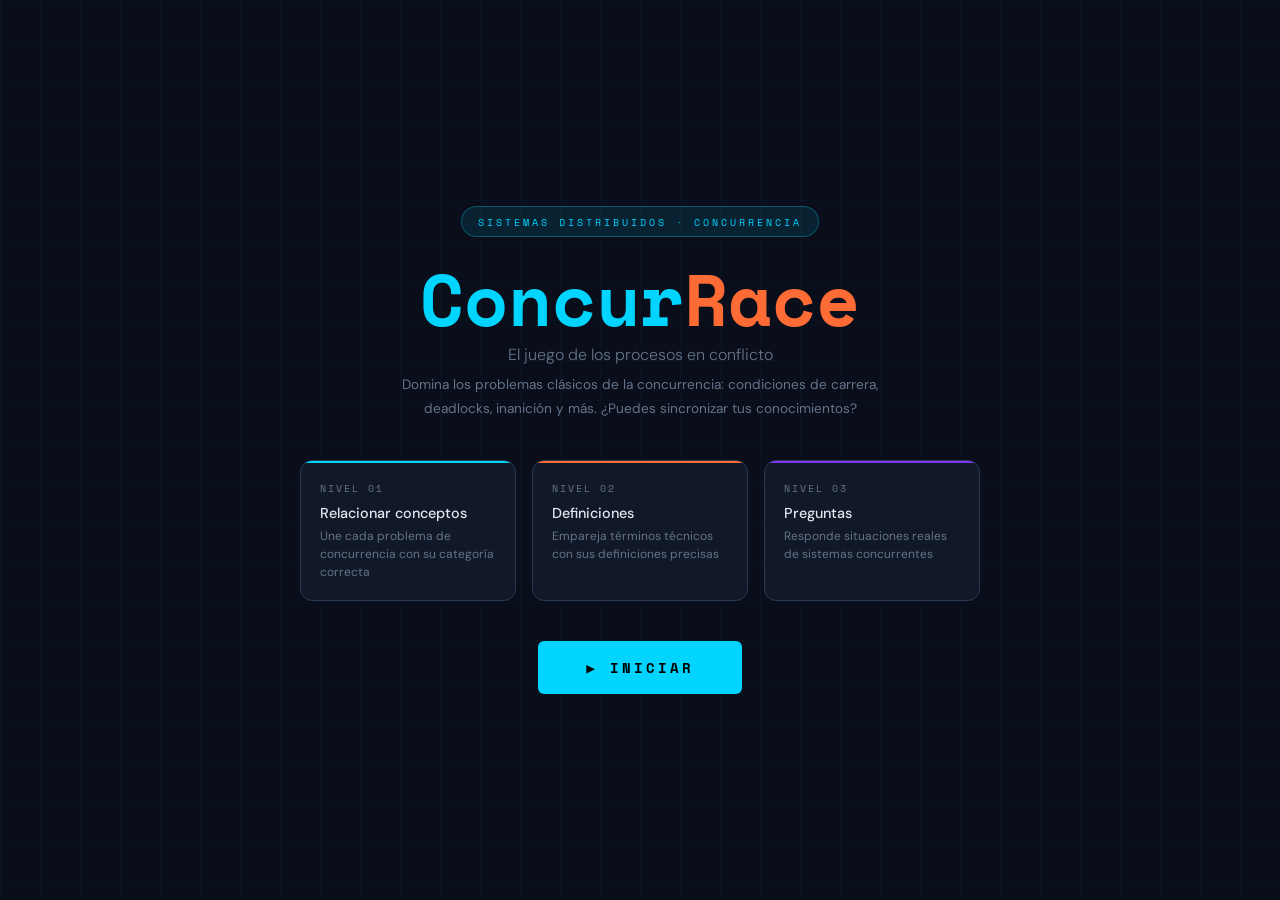
<file: index.html>
<!DOCTYPE html>
<html lang="es">
<head>
  <meta charset="UTF-8">
  <meta name="viewport" content="width=device-width, initial-scale=1.0">
  <title>ConcurRace – Sistemas Distribuidos</title>

  <link rel="stylesheet" href="css/styles.css">
  <link rel="stylesheet" href="css/start.css">
  <link rel="stylesheet" href="css/level1.css">
  <link rel="stylesheet" href="css/level2.css">
  <link rel="stylesheet" href="css/level3.css">
  <link rel="stylesheet" href="css/end.css">
</head>
<body>

  <header id="game-header" class="game-header" style="display:none;">
    <div class="logo">Concur<span>Race</span></div>
    <div id="level-badge" class="level-indicator pulse">NIVEL 01</div>
    <div class="score-bar">
      <div class="score-item">Puntos: <strong id="hdr-score">0</strong></div>
      <div class="score-item">Correctas: <strong id="hdr-correct">0</strong></div>
    </div>
  </header>

  <!-- Pantalla de inicio -->
  <div id="screen-start" class="screen active">
    <div class="hero">
      <div class="hero-badge">Sistemas Distribuidos · Concurrencia</div>
      <h1><span class="highlight">Concur</span><span class="highlight2">Race</span></h1>
      <p class="hero-sub">El juego de los procesos en conflicto</p>
      <p class="hero-desc">
        Domina los problemas clásicos de la concurrencia: condiciones de carrera,<br>
        deadlocks, inanición y más. ¿Puedes sincronizar tus conocimientos?
      </p>
      <div class="levels-preview">
        <div class="level-card">
          <div class="level-num">NIVEL 01</div>
          <h3>Relacionar conceptos</h3>
          <p>Une cada problema de concurrencia con su categoría correcta</p>
        </div>
        <div class="level-card">
          <div class="level-num">NIVEL 02</div>
          <h3>Definiciones</h3>
          <p>Empareja términos técnicos con sus definiciones precisas</p>
        </div>
        <div class="level-card">
          <div class="level-num">NIVEL 03</div>
          <h3>Preguntas</h3>
          <p>Responde situaciones reales de sistemas concurrentes</p>
        </div>
      </div>
      <button class="btn-play" onclick="startGame()">▶ INICIAR</button>
    </div>
  </div>

  <!-- Nivel 1 -->
  <div id="screen-lvl1" class="screen">
    <div class="content">
      <div class="progress-wrap"><div class="progress-fill" id="prog1" style="width:0%"></div></div>
      <div class="section-title">Nivel 01 / 03</div>
      <h2 class="section-heading">Relacionar conceptos</h2>
      <p class="section-desc">
        Selecciona un concepto de la izquierda y luego su categoría correspondiente
        en la derecha. Empareja los 6 pares correctamente.
      </p>
      <div class="match-area">
        <div>
          <div class="match-col-title">Concepto</div>
          <div id="concepts-list"></div>
        </div>
        <div>
          <div class="match-col-title">Categoría / Problema</div>
          <div id="categories-list"></div>
        </div>
      </div>
      <div id="feedback1" class="feedback-msg"></div>
      <div class="btn-row">
        <span id="lvl1-score-info" class="score-info"></span>
        <button id="btn-next1" class="btn btn-next" onclick="goLevel2()" style="display:none;">Siguiente nivel →</button>
      </div>
    </div>
  </div>

  <!-- Nivel 2 -->
  <div id="screen-lvl2" class="screen">
    <div class="content">
      <div class="progress-wrap"><div class="progress-fill" id="prog2" style="width:33%"></div></div>
      <div class="section-title">Nivel 02 / 03</div>
      <h2 class="section-heading">Unir palabras con su significado</h2>
      <p class="section-desc">
        Selecciona un término del banco de palabras y luego haz clic en su
        definición correspondiente para emparejarlos.
      </p>
      <div class="drag-wrap">
        <div class="word-bank">
          <h4>Banco de términos</h4>
          <div id="word-chips"></div>
        </div>
        <div>
          <div class="def-col-title">Definiciones</div>
          <div class="def-list" id="def-list"></div>
        </div>
      </div>
      <div id="feedback2" class="feedback-msg"></div>
      <div class="btn-row">
        <span id="lvl2-score-info" class="score-info"></span>
        <button id="btn-next2" class="btn btn-next" onclick="goLevel3()" style="display:none;">Siguiente nivel →</button>
      </div>
    </div>
  </div>

  <!-- Nivel 3 -->
  <div id="screen-lvl3" class="screen">
    <div class="content">
      <div class="progress-wrap"><div class="progress-fill" id="prog3" style="width:66%"></div></div>
      <div class="section-title">Nivel 03 / 03</div>
      <h2 class="section-heading">Preguntas de concurrencia</h2>
      <p class="section-desc">
        Lee cada situación y selecciona la respuesta correcta.
        Tienes una sola oportunidad por pregunta.
      </p>
      <div id="questions-container"></div>
      <div class="btn-row" id="lvl3-btn-row" style="display:none;">
        <span id="lvl3-score-info" class="score-info"></span>
        <button class="btn btn-next" onclick="goEnd()">Ver resultados →</button>
      </div>
    </div>
  </div>

  <!-- Pantalla de resultados -->
  <div id="screen-end" class="screen">
    <div class="result-card">
      <div class="result-icon" id="end-icon">🏆</div>
      <div class="result-title" id="end-title">¡Misión completada!</div>
      <div class="result-sub">Resultados de tu partida</div>
      <div class="score-grid">
        <div class="score-box"><div class="sb-num" id="res-lvl1">0</div><div class="sb-label">Puntos<br>Nivel 1</div></div>
        <div class="score-box"><div class="sb-num" id="res-lvl2">0</div><div class="sb-label">Puntos<br>Nivel 2</div></div>
        <div class="score-box"><div class="sb-num" id="res-lvl3">0</div><div class="sb-label">Puntos<br>Nivel 3</div></div>
      </div>
      <div class="total-score">
        <div class="ts-label">Puntaje total</div>
        <div><span class="ts-num" id="end-total">0</span><span class="ts-denom">/ 100</span></div>
      </div>
      <div class="rating-text" id="end-rating"></div>
      <button class="btn btn-restart" onclick="restartGame()">↺ JUGAR DE NUEVO</button>
    </div>
  </div>

  <script src="js/data.js"></script>  
  <script src="js/state.js"></script> 
  <script src="js/level1.js"></script> 
  <script src="js/level2.js"></script>  
  <script src="js/level3.js"></script>  
  <script src="js/end.js"></script>     
  <script src="js/main.js"></script>   

</body>
</html>
</file>
<file: css/styles.css>
@import url('https://fonts.googleapis.com/css2?family=Space+Mono:wght@400;700&family=DM+Sans:wght@300;400;500;600&display=swap');

:root {
  --bg:       #0a0e1a;
  --surface:  #111827;
  --surface2: #1a2235;
  --border:   #2a3a55;
  --accent:   #00d4ff;
  --accent2:  #ff6b35;
  --accent3:  #7c3aed;
  --green:    #10b981;
  --red:      #ef4444;
  --yellow:   #f59e0b;
  --text:     #e2e8f0;
  --muted:    #64748b;
  --font-mono: 'Space Mono', monospace;
  --font-body: 'DM Sans', sans-serif;
}

* { margin: 0; padding: 0; box-sizing: border-box; }

body {
  background: var(--bg);
  color: var(--text);
  font-family: var(--font-body);
  min-height: 100vh;
  overflow-x: hidden;
}

body::before {
  content: '';
  position: fixed;
  inset: 0;
  background-image:
    linear-gradient(rgba(0,212,255,0.03) 1px, transparent 1px),
    linear-gradient(90deg, rgba(0,212,255,0.03) 1px, transparent 1px);
  background-size: 40px 40px;
  pointer-events: none;
  z-index: 0;
}

.screen {
  display: none;
  position: relative;
  z-index: 1;
  min-height: 100vh;
  animation: fadeIn 0.4s ease;
}
.screen.active { display: flex; flex-direction: column; }

@keyframes fadeIn {
  from { opacity: 0; transform: translateY(12px); }
  to   { opacity: 1; transform: translateY(0); }
}

.game-header {
  display: flex;
  align-items: center;
  justify-content: space-between;
  padding: 1rem 2rem;
  border-bottom: 1px solid var(--border);
  background: rgba(10,14,26,0.8);
  backdrop-filter: blur(8px);
  position: sticky;
  top: 0;
  z-index: 10;
}
.logo { font-family: var(--font-mono); font-size: 1rem; color: var(--accent); letter-spacing: 2px; }
.logo span { color: var(--accent2); }
.score-bar { display: flex; gap: 1.5rem; font-family: var(--font-mono); font-size: 0.75rem; }
.score-item { color: var(--muted); }
.score-item strong { color: var(--accent); font-size: 0.9rem; }
.level-indicator {
  background: var(--surface2);
  border: 1px solid var(--border);
  border-radius: 20px;
  padding: 0.3rem 0.9rem;
  font-family: var(--font-mono);
  font-size: 0.7rem;
  color: var(--accent3);
  letter-spacing: 1px;
}

.content {
  flex: 1;
  padding: 2rem;
  max-width: 900px;
  margin: 0 auto;
  width: 100%;
}

.section-title {
  font-family: var(--font-mono);
  font-size: 0.7rem;
  letter-spacing: 3px;
  color: var(--muted);
  text-transform: uppercase;
  margin-bottom: 0.5rem;
}
.section-heading { font-size: 1.4rem; font-weight: 500; margin-bottom: 0.3rem; }
.section-desc { color: var(--muted); font-size: 0.85rem; margin-bottom: 2rem; line-height: 1.6; }

.progress-wrap {
  background: var(--surface);
  border-radius: 4px;
  height: 4px;
  margin-bottom: 2rem;
  overflow: hidden;
}
.progress-fill {
  height: 100%;
  background: linear-gradient(90deg, var(--accent), var(--accent3));
  border-radius: 4px;
  transition: width 0.4s ease;
}

.feedback-msg {
  text-align: center;
  padding: 0.75rem 1.5rem;
  border-radius: 8px;
  font-size: 0.85rem;
  margin: 1rem 0;
  display: none;
}
.feedback-msg.show { display: block; }
.feedback-msg.ok  { background: rgba(16,185,129,0.15); border: 1px solid var(--green); color: var(--green); }
.feedback-msg.err { background: rgba(239,68,68,0.10);  border: 1px solid var(--red);   color: var(--red);   }

.btn {
  background: transparent;
  border: 1px solid var(--border);
  color: var(--text);
  padding: 0.7rem 1.5rem;
  border-radius: 6px;
  cursor: pointer;
  font-family: var(--font-mono);
  font-size: 0.75rem;
  letter-spacing: 1px;
  transition: all 0.2s;
  text-transform: uppercase;
}
.btn:hover { border-color: var(--muted); background: var(--surface); }

.btn-primary { background: var(--accent3); border-color: var(--accent3); color: #fff; }
.btn-primary:hover { background: #6d28d9; border-color: #6d28d9; box-shadow: 0 4px 20px rgba(124,58,237,0.4); }

.btn-next { background: var(--accent); border-color: var(--accent); color: #000; font-weight: 700; }
.btn-next:hover { box-shadow: 0 4px 20px rgba(0,212,255,0.4); }

.btn-row {
  display: flex;
  gap: 0.75rem;
  justify-content: flex-end;
  margin-top: 1.5rem;
}
.btn-row .score-info {
  flex: 1;
  font-size: 0.8rem;
  color: var(--muted);
  align-self: center;
}

.pulse { animation: pulse 2s infinite; }
@keyframes pulse {
  0%,100% { opacity: 1; }
  50%      { opacity: 0.6; }
}
@keyframes shake {
  0%,100% { transform: translateX(0); }
  25%     { transform: translateX(-6px); }
  75%     { transform: translateX(6px); }
}

/* ── Responsive ── */
@media (max-width: 600px) {
  .content { padding: 1rem; }
  .game-header { padding: 0.75rem 1rem; }
}
</file>
<file: css/start.css>
#screen-start {
  align-items: center;
  justify-content: center;
  padding: 3rem 1rem;
}

.hero { text-align: center; max-width: 680px; }

.hero-badge {
  display: inline-block;
  background: rgba(0,212,255,0.1);
  border: 1px solid rgba(0,212,255,0.3);
  color: var(--accent);
  font-family: var(--font-mono);
  font-size: 0.65rem;
  letter-spacing: 3px;
  padding: 0.4rem 1rem;
  border-radius: 20px;
  margin-bottom: 1.5rem;
  text-transform: uppercase;
}

.hero h1 {
  font-family: var(--font-mono);
  font-size: clamp(2.5rem, 6vw, 4.5rem);
  line-height: 1.05;
  margin-bottom: 0.5rem;
  color: #fff;
}
.hero h1 .highlight  { color: var(--accent); }
.hero h1 .highlight2 { color: var(--accent2); }

.hero-sub  { font-size: 1rem; color: var(--muted); margin-bottom: 0.5rem; font-weight: 300; }
.hero-desc { color: var(--muted); font-size: 0.85rem; margin-bottom: 2.5rem; line-height: 1.7; }

.levels-preview {
  display: grid;
  grid-template-columns: repeat(3, 1fr);
  gap: 1rem;
  margin-bottom: 2.5rem;
  text-align: left;
}

.level-card {
  background: var(--surface);
  border: 1px solid var(--border);
  border-radius: 12px;
  padding: 1.2rem;
  position: relative;
  overflow: hidden;
}
.level-card::before {
  content: '';
  position: absolute;
  top: 0; left: 0; right: 0;
  height: 2px;
}
.level-card:nth-child(1)::before { background: var(--accent); }
.level-card:nth-child(2)::before { background: var(--accent2); }
.level-card:nth-child(3)::before { background: var(--accent3); }

.level-num { font-family: var(--font-mono); font-size: 0.65rem; letter-spacing: 2px; color: var(--muted); margin-bottom: 0.5rem; }
.level-card h3 { font-size: 0.9rem; font-weight: 500; margin-bottom: 0.3rem; }
.level-card p  { font-size: 0.75rem; color: var(--muted); line-height: 1.5; }

.btn-play {
  background: var(--accent);
  color: #000;
  border: none;
  padding: 1rem 3rem;
  font-family: var(--font-mono);
  font-size: 0.9rem;
  font-weight: 700;
  letter-spacing: 3px;
  border-radius: 6px;
  cursor: pointer;
  text-transform: uppercase;
  transition: all 0.2s;
  position: relative;
  overflow: hidden;
}
.btn-play::after {
  content: '';
  position: absolute;
  inset: 0;
  background: rgba(255,255,255,0.15);
  opacity: 0;
  transition: opacity 0.2s;
}
.btn-play:hover { transform: translateY(-2px); box-shadow: 0 8px 30px rgba(0,212,255,0.35); }
.btn-play:hover::after { opacity: 1; }
.btn-play:active { transform: translateY(0); }

@media (max-width: 600px) {
  .levels-preview { grid-template-columns: 1fr; }
  .hero h1 { font-size: 2rem; }
}
</file>
<file: css/level1.css>
.match-area {
  display: grid;
  grid-template-columns: 1fr 1fr;
  gap: 1rem 2rem;
  align-items: start;
}

.match-col-title {
  font-family: var(--font-mono);
  font-size: 0.65rem;
  letter-spacing: 2px;
  color: var(--muted);
  margin-bottom: 0.75rem;
  text-align: center;
  text-transform: uppercase;
}

.match-item {
  background: var(--surface);
  border: 1px solid var(--border);
  border-radius: 10px;
  padding: 0.85rem 1.1rem;
  margin-bottom: 0.6rem;
  cursor: pointer;
  transition: all 0.2s;
  font-size: 0.85rem;
  line-height: 1.4;
  user-select: none;
}
.match-item:hover    { border-color: var(--accent); background: var(--surface2); }
.match-item.selected { border-color: var(--accent); background: rgba(0,212,255,0.08); box-shadow: 0 0 0 2px rgba(0,212,255,0.2); }
.match-item.correct  { border-color: var(--green);  background: rgba(16,185,129,0.1); cursor: default; }
.match-item.wrong    { border-color: var(--red);    background: rgba(239,68,68,0.1);  animation: shake 0.4s; }
.match-item.disabled { opacity: 0.4; pointer-events: none; }

.match-item .item-label {
  font-family: var(--font-mono);
  font-size: 0.6rem;
  color: var(--accent2);
  letter-spacing: 1px;
  margin-bottom: 0.2rem;
}

@media (max-width: 600px) {
  .match-area { grid-template-columns: 1fr; }
}
</file>
<file: css/level2.css>
.drag-wrap {
  display: grid;
  grid-template-columns: 1fr 1fr;
  gap: 1.5rem;
}

.word-bank {
  background: var(--surface);
  border: 1px solid var(--border);
  border-radius: 12px;
  padding: 1rem;
}
.word-bank h4 {
  font-family: var(--font-mono);
  font-size: 0.65rem;
  letter-spacing: 2px;
  color: var(--muted);
  margin-bottom: 0.75rem;
  text-transform: uppercase;
}

/* ── Word chips ── */
.word-chip {
  display: inline-block;
  background: var(--surface2);
  border: 1px solid var(--border);
  border-radius: 6px;
  padding: 0.45rem 0.9rem;
  margin: 0.25rem;
  cursor: pointer;
  font-size: 0.8rem;
  font-family: var(--font-mono);
  transition: all 0.2s;
  user-select: none;
  color: var(--accent);
}
.word-chip:hover    { border-color: var(--accent); background: rgba(0,212,255,0.08); }
.word-chip.selected { background: rgba(0,212,255,0.15); border-color: var(--accent); }
.word-chip.used     { opacity: 0.3; pointer-events: none; }

.def-col-title {
  font-family: var(--font-mono);
  font-size: 0.65rem;
  letter-spacing: 2px;
  color: var(--muted);
  margin-bottom: 0.75rem;
  text-transform: uppercase;
}

.def-list { display: flex; flex-direction: column; gap: 0.6rem; }

.def-item {
  background: var(--surface);
  border: 1px solid var(--border);
  border-radius: 10px;
  padding: 0.85rem 1rem;
  display: flex;
  align-items: center;
  gap: 0.75rem;
  cursor: pointer;
  transition: all 0.2s;
  font-size: 0.82rem;
  line-height: 1.5;
}
.def-item:hover           { border-color: var(--accent2); }
.def-item.selected-target { border-color: var(--accent2); background: rgba(255,107,53,0.06); }
.def-item.correct         { border-color: var(--green);   background: rgba(16,185,129,0.1);  cursor: default; }
.def-item.wrong-target    { border-color: var(--red);     background: rgba(239,68,68,0.08);  animation: shake 0.4s; }

.def-answer {
  min-width: 90px;
  background: var(--surface2);
  border: 1px dashed var(--border);
  border-radius: 6px;
  padding: 0.35rem 0.6rem;
  font-family: var(--font-mono);
  font-size: 0.7rem;
  color: var(--muted);
  text-align: center;
  flex-shrink: 0;
}
.def-answer.filled      { border-style: solid; border-color: var(--accent); color: var(--accent); background: rgba(0,212,255,0.08); }
.def-answer.correct-ans { border-color: var(--green); color: var(--green); background: rgba(16,185,129,0.1); }

@media (max-width: 600px) {
  .drag-wrap { grid-template-columns: 1fr; }
}
</file>
<file: css/level3.css>
.question-card {
  background: var(--surface);
  border: 1px solid var(--border);
  border-radius: 14px;
  padding: 2rem;
  margin-bottom: 1.5rem;
}

.q-number {
  font-family: var(--font-mono);
  font-size: 0.65rem;
  color: var(--muted);
  letter-spacing: 2px;
  margin-bottom: 0.75rem;
  text-transform: uppercase;
}

.q-text {
  font-size: 1rem;
  font-weight: 500;
  line-height: 1.6;
  margin-bottom: 1.5rem;
}

.options-grid {
  display: grid;
  grid-template-columns: 1fr 1fr;
  gap: 0.6rem;
}

.opt-btn {
  background: var(--surface2);
  border: 1px solid var(--border);
  border-radius: 8px;
  padding: 0.9rem 1rem;
  text-align: left;
  cursor: pointer;
  font-family: var(--font-body);
  font-size: 0.82rem;
  color: var(--text);
  line-height: 1.5;
  transition: all 0.2s;
  display: flex;
  align-items: flex-start;
  gap: 0.6rem;
}
.opt-btn:hover { border-color: var(--accent3); background: rgba(124,58,237,0.08); }

.opt-btn .opt-letter {
  font-family: var(--font-mono);
  font-size: 0.7rem;
  color: var(--accent3);
  flex-shrink: 0;
  margin-top: 1px;
}

.opt-btn.correct-opt             { border-color: var(--green); background: rgba(16,185,129,0.12); pointer-events: none; }
.opt-btn.correct-opt .opt-letter { color: var(--green); }
.opt-btn.wrong-opt               { border-color: var(--red);   background: rgba(239,68,68,0.1);   pointer-events: none; }
.opt-btn.wrong-opt .opt-letter   { color: var(--red); }
.opt-btn.disabled                { pointer-events: none; opacity: 0.6; }

.q-feedback {
  margin-top: 1rem;
  padding: 0.8rem 1rem;
  border-radius: 8px;
  font-size: 0.82rem;
  line-height: 1.6;
  display: none;
}
.q-feedback.show     { display: block; }
.q-feedback.ok       { background: rgba(16,185,129,0.1); border-left: 3px solid var(--green); color: var(--text); }
.q-feedback.err      { background: rgba(239,68,68,0.08); border-left: 3px solid var(--red);   color: var(--text); }
.q-feedback strong   { color: var(--green); }
.q-feedback.err strong { color: var(--red); }

@media (max-width: 600px) {
  .options-grid { grid-template-columns: 1fr; }
}
</file>
<file: css/end.css>
#screen-end {
  align-items: center;
  justify-content: center;
  padding: 3rem 1rem;
}

.result-card {
  background: var(--surface);
  border: 1px solid var(--border);
  border-radius: 18px;
  padding: 2.5rem;
  max-width: 620px;
  width: 100%;
  text-align: center;
}

.result-icon  { font-size: 3rem; margin-bottom: 1rem; }
.result-title { font-family: var(--font-mono); font-size: 1.5rem; color: var(--accent); margin-bottom: 0.5rem; }
.result-sub   { color: var(--muted); font-size: 0.9rem; margin-bottom: 2rem; }

.score-grid {
  display: grid;
  grid-template-columns: repeat(3, 1fr);
  gap: 1rem;
  margin-bottom: 2rem;
}
.score-box {
  background: var(--surface2);
  border: 1px solid var(--border);
  border-radius: 12px;
  padding: 1.2rem;
}
.score-box .sb-num {
  font-family: var(--font-mono);
  font-size: 2rem;
  font-weight: 700;
  color: var(--accent);
  line-height: 1;
  margin-bottom: 0.3rem;
}
.score-box .sb-label { font-size: 0.72rem; color: var(--muted); line-height: 1.4; }

.total-score {
  background: linear-gradient(135deg, rgba(0,212,255,0.1), rgba(124,58,237,0.1));
  border: 1px solid rgba(0,212,255,0.2);
  border-radius: 12px;
  padding: 1.2rem;
  margin-bottom: 1.5rem;
}
.total-score .ts-label {
  font-family: var(--font-mono);
  font-size: 0.65rem;
  letter-spacing: 2px;
  color: var(--muted);
  text-transform: uppercase;
  margin-bottom: 0.3rem;
}
.total-score .ts-num   { font-family: var(--font-mono); font-size: 3rem; font-weight: 700; color: #fff; }
.total-score .ts-denom { font-size: 1rem; color: var(--muted); margin-left: 0.2rem; }

.rating-text { font-size: 0.95rem; color: var(--text); margin-bottom: 1.5rem; line-height: 1.6; }

.btn-restart {
  background: var(--accent2);
  border-color: var(--accent2);
  color: #fff;
  padding: 0.9rem 2.5rem;
  font-size: 0.85rem;
  letter-spacing: 2px;
}
.btn-restart:hover { box-shadow: 0 4px 20px rgba(255,107,53,0.4); background: #e55a27; }

@media (max-width: 600px) {
  .score-grid { grid-template-columns: 1fr; }
}
</file>
